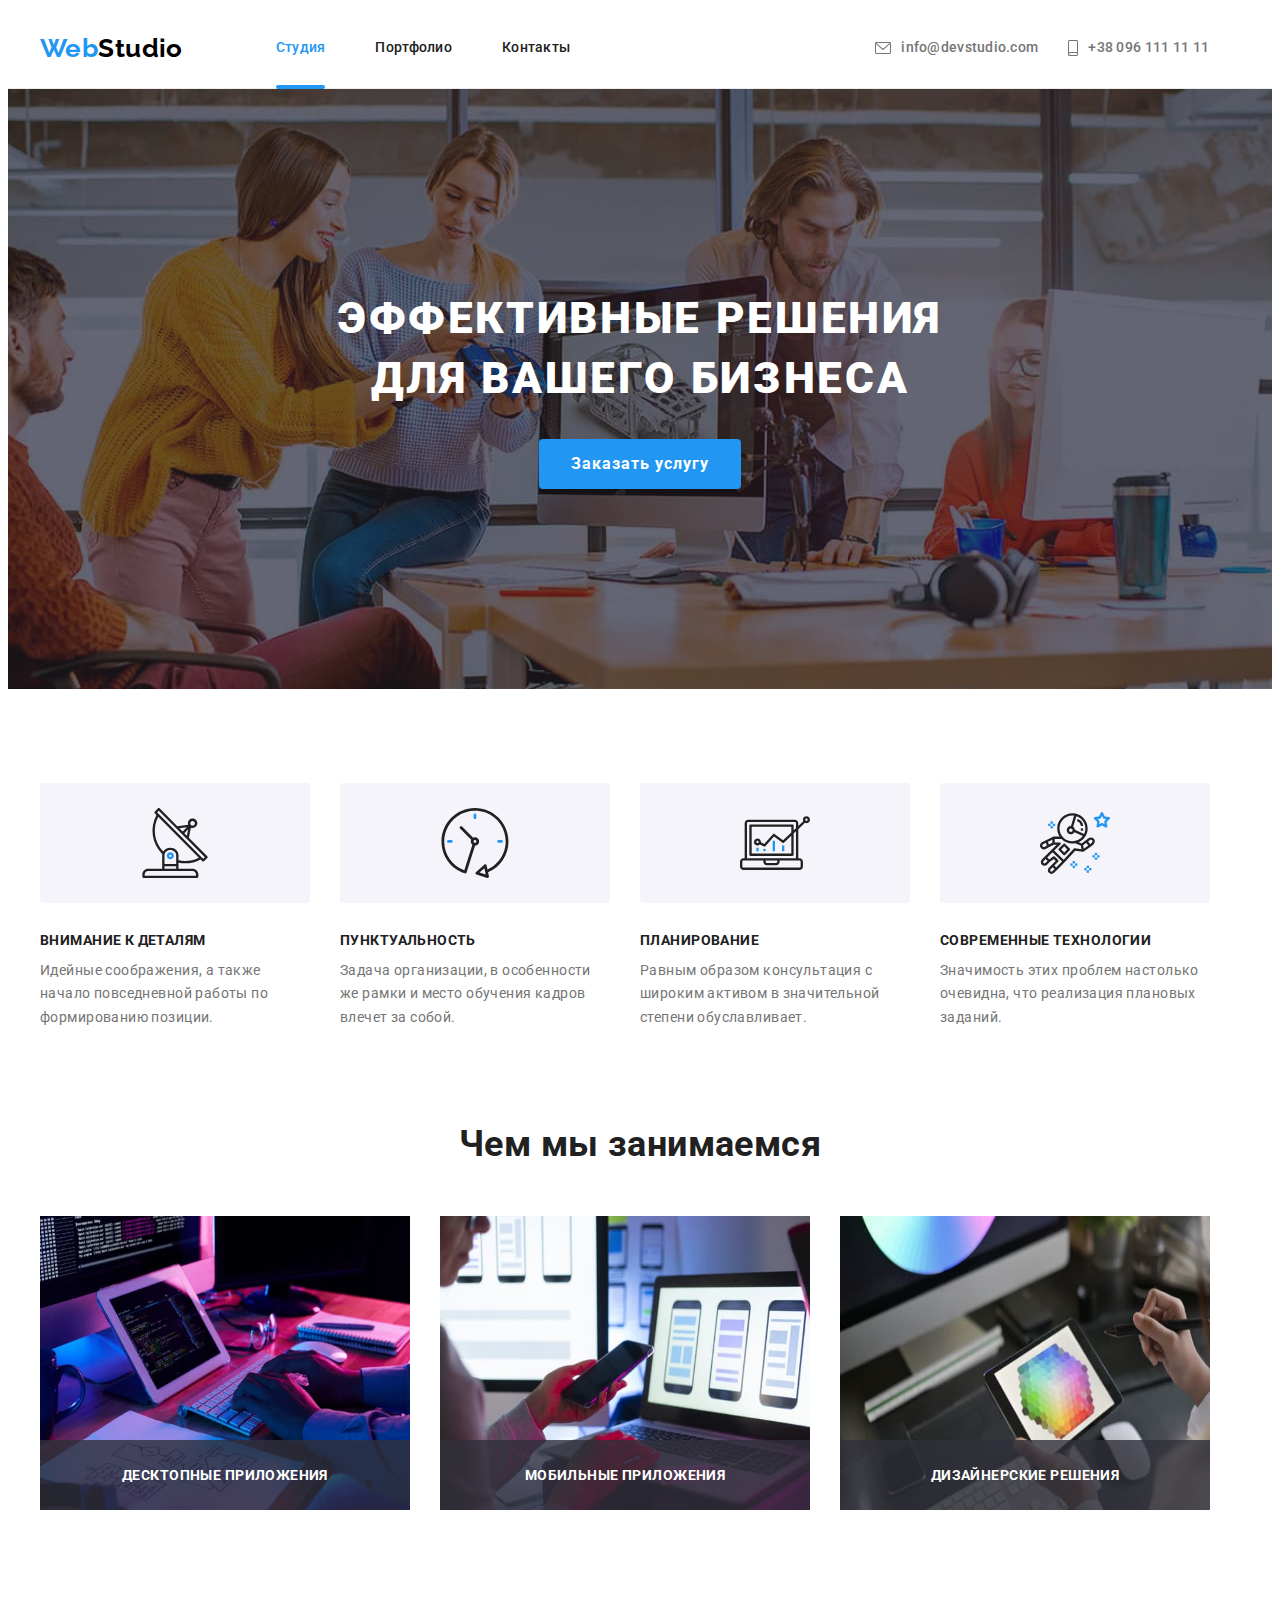
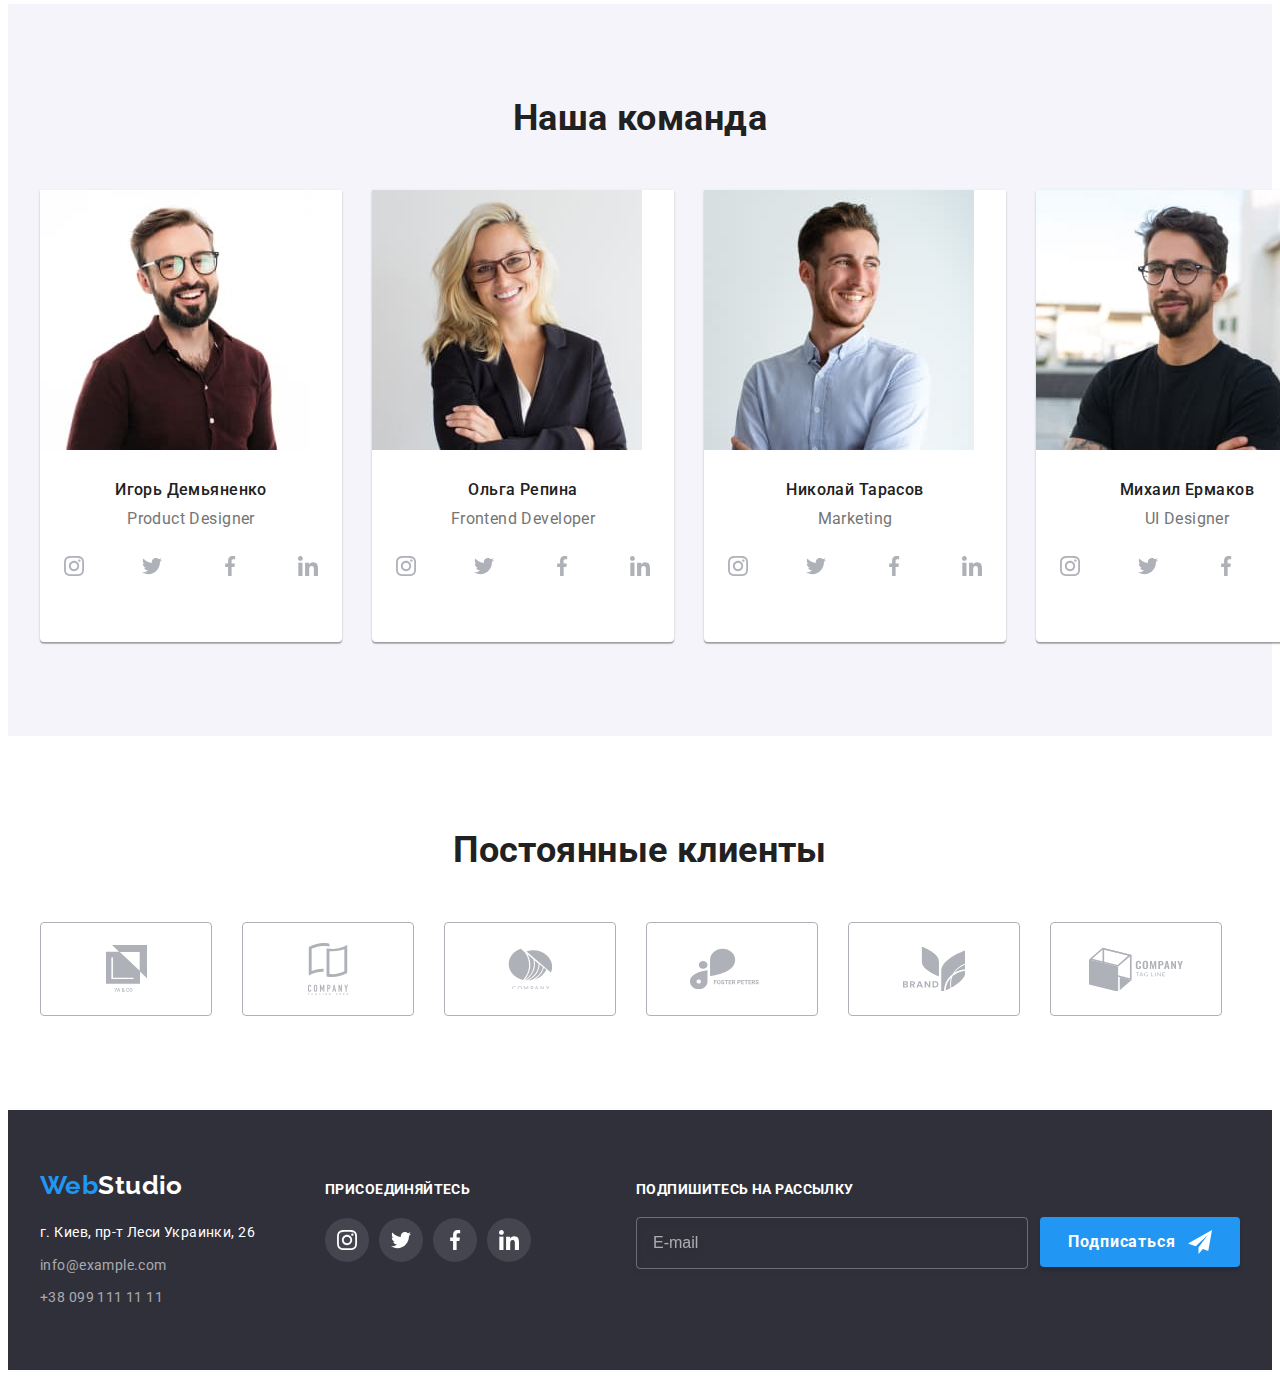
<file: index.html>
<!DOCTYPE html>
<html lang="ru">
	<head>
		<meta charset="UTF-8" />
		<meta http-equiv="X-UA-Compatible" content="IE=edge" />
		<meta name="viewport" content="width=device-width, initial-scale=1.0" />
		<title>Студия</title>
		<link rel="preconnect" href="https://fonts.googleapis.com" />
		<link rel="preconnect" href="https://fonts.gstatic.com" crossorigin />
		<link
			href="https://fonts.googleapis.com/css2?family=Montserrat&family=Raleway:wght@700&family=Roboto:wght@400;500;700;900&display=swap"
			rel="stylesheet"
		/>
		<link
			rel="stylesheet"
			href="https://cdnjs.cloudflare.com/ajax/libs/modern-normalize/1.1.0/modern-normalize.min.css"
			integrity="sha512-wpPYUAdjBVSE4KJnH1VR1HeZfpl1ub8YT/NKx4PuQ5NmX2tKuGu6U/JRp5y+Y8XG2tV+wKQpNHVUX03MfMFn9Q=="
			crossorigin="anonymous"
			referrerpolicy="no-referrer"
		/>
		<link rel="stylesheet" href="./css/styles.css" />
	</head>
	<body>
		<!-- Шапка -->
		<header class="header">
			<div class="container">
				<div class="header-body">
					<nav class="header-nav">
						<a class="link header-logo" href="./index.html"
							><span class="header-logo-web">Web</span
							><span class="header-logo-studio">Studio</span></a
						>
						<ul class="list header-nav-list">
							<li class="header-nav-list-item">
								<a
									class="link current header-link"
									href="./index.html"
									>Студия</a
								>
							</li>
							<li class="header-nav-list-item">
								<a
									class="link header-link"
									href="./portfolio.html"
									>Портфолио</a
								>
							</li>
							<li class="header-nav-list-item">
								<a class="link header-link" href="">Контакты</a>
							</li>
						</ul>
					</nav>
					<ul class="list header-contacts-list">
						<li class="header-contacts-list-item">
							<a
								class="link header-link"
								href="mailto:info@devstudio.com"
							>
								<svg
									class="icon icon-envelope"
									width="16"
									height="12"
								>
									<use
										href="./images/icons.svg#envelope"
									></use>
								</svg>
								info@devstudio.com</a
							>
						</li>
						<li class="header-contacts-list-item">
							<a
								class="link header-link"
								href="tel:+380961111111"
							>
								<svg
									class="icon icon-smartphone"
									width="10"
									height="16"
								>
									<use
										href="./images/icons.svg#smartphone"
									></use>
								</svg>
								+38 096 111 11 11</a
							>
						</li>
					</ul>
				</div>
			</div>
		</header>
		<!-- Основа -->
		<main>
			<!-- Заказать услугу -->
			<section class="hero">
				<div class="container">
					<h1 class="hero-title">
						Эффективные решения <br />
						для вашего бизнеса
					</h1>
					<button
						class="button hero-button"
						type="button"
						data-modal-open
					>
						Заказать услугу
					</button>
				</div>
			</section>
			<!-- Features -->
			<section class="section benefits">
				<div class="container">
					<h2 class="section-title visually-hidden">
						Наши преимущества
					</h2>
					<ul class="list benefits-list">
						<li class="benefits-list-item">
							<div class="benefits-icons">
								<svg width="70" height="70">
									<use
										href="./images/icons.svg#antenna"
									></use>
								</svg>
							</div>
							<h3 class="benefits-title">Внимание к деталям</h3>
							<p class="benefits-text">
								Идейные соображения, а также начало повседневной
								работы по формированию позиции.
							</p>
						</li>
						<li class="benefits-list-item">
							<div class="benefits-icons">
								<svg width="70" height="70">
									<use href="./images/icons.svg#clock"></use>
								</svg>
							</div>
							<h3 class="benefits-title">Пунктуальность</h3>
							<p class="benefits-text">
								Задача организации, в особенности же рамки и
								место обучения кадров влечет за собой.
							</p>
						</li>
						<li class="benefits-list-item">
							<div class="benefits-icons">
								<svg width="70" height="70">
									<use
										href="./images/icons.svg#diagram"
									></use>
								</svg>
							</div>
							<h3 class="benefits-title">Планирование</h3>
							<p class="benefits-text">
								Равным образом консультация с широким активом в
								значительной степени обуславливает.
							</p>
						</li>
						<li class="benefits-list-item">
							<div class="benefits-icons">
								<svg width="70" height="70">
									<use
										href="./images/icons.svg#astronaut"
									></use>
								</svg>
							</div>
							<h3 class="benefits-title">
								Современные технологии
							</h3>
							<p class="benefits-text">
								Значимость этих проблем настолько очевидна, что
								реализация плановых заданий.
							</p>
						</li>
					</ul>
				</div>
			</section>
			<!-- Чем мы занимаемся -->
			<section class="section our-work">
				<div class="container">
					<h2 class="section-title">Чем мы занимаемся</h2>
					<ul class="list our-work-list">
						<li class="our-work-list-item">
							<div class="our-work-list-item-thumb">
								<img
									class="our-work-list-img"
									class="our-work-list-img"
									src="./images/working-1.jpg"
									alt="Рабочее место 1"
									width="370"
									height="294"
								/>
								<p class="thumb-text">Десктопные приложения</p>
							</div>
						</li>

						<li class="our-work-list-item">
							<div class="our-work-list-item-thumb">
								<img
									class="our-work-list-img"
									src="./images/working-2.jpg"
									alt="Рабочее место 2"
									width="370"
									height="294"
								/>
								<p class="thumb-text">Мобильные приложения</p>
							</div>
						</li>

						<li class="our-work-list-item">
							<div class="our-work-list-item-thumb">
								<img
									class="our-work-list-img"
									src="./images/working-3.jpg"
									alt="Рабочее место 3"
									width="370"
									height="294"
								/>
								<p class="thumb-text">Дизайнерские решения</p>
							</div>
						</li>
					</ul>
				</div>
			</section>
			<!-- Наша команда -->
			<section class="section our-team">
				<div class="container">
					<h2 class="section-title">Наша команда</h2>
					<ul class="list our-team-list">
						<li class="our-team-card">
							<img
								class="our-team-img"
								src="./images/igor-dem.jpg"
								alt="Игорь Демьянненко"
								width="270"
								height="260"
							/>
							<div class="our-team-card-content">
								<h3 class="our-team-title">Игорь Демьяненко</h3>
								<p class="our-team-text">Product Designer</p>
								<ul class="list social-links-list">
									<li class="social-links-list-item">
										<a class="link social-link" href="">
											<svg
												class="icon"
												width="20"
												height="20"
											>
												<use
													href="./images/icons.svg#instagram"
												></use>
											</svg>
										</a>
									</li>
									<li class="social-links-list-item">
										<a class="link social-link" href="">
											<svg
												class="icon"
												width="20"
												height="20"
											>
												<use
													href="./images/icons.svg#twitter"
												></use>
											</svg>
										</a>
									</li>
									<li class="social-links-list-item">
										<a class="link social-link" href="">
											<svg
												class="icon"
												width="20"
												height="20"
											>
												<use
													href="./images/icons.svg#facebook"
												></use>
											</svg>
										</a>
									</li>
									<li class="social-links-list-item">
										<a class="link social-link" href="">
											<svg
												class="icon"
												width="20"
												height="20"
											>
												<use
													href="./images/icons.svg#linkedin"
												></use>
											</svg>
										</a>
									</li>
								</ul>
							</div>
						</li>
						<li class="our-team-card">
							<img
								class="our-team-img"
								src="./images/olga-rep.jpg"
								alt="Ольга Репина"
								width="270"
								height="260"
							/>
							<div class="our-team-card-content">
								<h3 class="our-team-title">Ольга Репина</h3>
								<p class="our-team-text">Frontend Developer</p>
								<ul class="list social-links-list">
									<li class="social-links-list-item">
										<a class="link social-link" href="">
											<svg
												class="icon"
												width="20"
												height="20"
											>
												<use
													href="./images/icons.svg#instagram"
												></use>
											</svg>
										</a>
									</li>
									<li class="social-links-list-item">
										<a class="link social-link" href="">
											<svg
												class="icon"
												width="20"
												height="20"
											>
												<use
													href="./images/icons.svg#twitter"
												></use>
											</svg>
										</a>
									</li>
									<li class="social-links-list-item">
										<a class="link social-link" href="">
											<svg
												class="icon"
												width="20"
												height="20"
											>
												<use
													href="./images/icons.svg#facebook"
												></use>
											</svg>
										</a>
									</li>
									<li class="social-links-list-item">
										<a class="link social-link" href="">
											<svg
												class="icon"
												width="20"
												height="20"
											>
												<use
													href="./images/icons.svg#linkedin"
												></use>
											</svg>
										</a>
									</li>
								</ul>
							</div>
						</li>
						<li class="our-team-card">
							<img
								class="our-team-img"
								src="./images/nik-tar.jpg"
								alt="Николай Тарасов"
								width="270"
								height="260"
							/>
							<div class="our-team-card-content">
								<h3 class="our-team-title">Николай Тарасов</h3>
								<p class="our-team-text">Marketing</p>
								<ul class="list social-links-list">
									<li class="social-links-list-item">
										<a class="link social-link" href="">
											<svg
												class="icon"
												width="20"
												height="20"
											>
												<use
													href="./images/icons.svg#instagram"
												></use>
											</svg>
										</a>
									</li>
									<li class="social-links-list-item">
										<a class="link social-link" href="">
											<svg
												class="icon"
												width="20"
												height="20"
											>
												<use
													href="./images/icons.svg#twitter"
												></use>
											</svg>
										</a>
									</li>
									<li class="social-links-list-item">
										<a class="link social-link" href="">
											<svg
												class="icon"
												width="20"
												height="20"
											>
												<use
													href="./images/icons.svg#facebook"
												></use>
											</svg>
										</a>
									</li>
									<li class="social-links-list-item">
										<a class="link social-link" href="">
											<svg
												class="icon"
												width="20"
												height="20"
											>
												<use
													href="./images/icons.svg#linkedin"
												></use>
											</svg>
										</a>
									</li>
								</ul>
							</div>
						</li>
						<li class="our-team-card">
							<img
								class="our-team-img"
								src="./images/mix-erm.jpg"
								alt="Михаил Ермаков"
								width="270"
								height="260"
							/>
							<div class="our-team-card-content">
								<h3 class="our-team-title">Михаил Ермаков</h3>
								<p class="our-team-text">UI Designer</p>
								<ul class="list social-links-list">
									<li class="social-links-list-item">
										<a class="link social-link" href="">
											<svg
												class="icon"
												width="20"
												height="20"
											>
												<use
													href="./images/icons.svg#instagram"
												></use>
											</svg>
										</a>
									</li>
									<li class="social-links-list-item">
										<a class="link social-link" href="">
											<svg
												class="icon"
												width="20"
												height="20"
											>
												<use
													href="./images/icons.svg#twitter"
												></use>
											</svg>
										</a>
									</li>
									<li class="social-links-list-item">
										<a class="link social-link" href="">
											<svg
												class="icon"
												width="20"
												height="20"
											>
												<use
													href="./images/icons.svg#facebook"
												></use>
											</svg>
										</a>
									</li>
									<li class="social-links-list-item">
										<a class="link social-link" href="">
											<svg
												class="icon"
												width="20"
												height="20"
											>
												<use
													href="./images/icons.svg#linkedin"
												></use>
											</svg>
										</a>
									</li>
								</ul>
							</div>
						</li>
					</ul>
				</div>
			</section>
			<section class="section clients">
				<div class="container">
					<h2 class="section-title">Постоянные клиенты</h2>
					<ul class="list clients-list">
						<li class="clients-list-item">
							<a class="link clients-card" href="">
								<svg
									class="icon clients-card-icon"
									width="41"
									height="46.7"
								>
									<use
										href="./images/icons.svg#clients-1"
									></use>
								</svg>
							</a>
						</li>
						<li class="clients-list-item">
							<a class="link clients-card" href="">
								<svg
									class="icon clients-card-icon"
									width="40"
									height="52"
								>
									<use
										href="./images/icons.svg#clients-2"
									></use>
								</svg>
							</a>
						</li>
						<li class="clients-list-item">
							<a class="link clients-card" href="">
								<svg
									class="icon clients-card-icon"
									width="43.46"
									height="41.18"
								>
									<use
										href="./images/icons.svg#clients-3"
									></use>
								</svg>
							</a>
						</li>
						<li class="clients-list-item">
							<a class="link clients-card" href="">
								<svg
									class="icon clients-card-icon"
									width="84.44"
									height="40.62"
								>
									<use
										href="./images/icons.svg#clients-4"
									></use>
								</svg>
							</a>
						</li>
						<li class="clients-list-item">
							<a class="link clients-card" href="">
								<svg
									class="icon clients-card-icon"
									width="62.54"
									height="45.43"
								>
									<use
										href="./images/icons.svg#clients-5"
									></use>
								</svg>
							</a>
						</li>
						<li class="clients-list-item">
							<a class="link clients-card" href="">
								<svg
									class="icon clients-card-icon"
									width="93.79"
									height="43.93"
								>
									<use
										href="./images/icons.svg#clients-6"
									></use>
								</svg>
							</a>
						</li>
					</ul>
				</div>
			</section>
		</main>
		<!-- Нижняя часть -->
		<footer class="footer">
			<div class="container">
				<div class="footer-left">
					<a class="link footer-logo" href="./index.html">
						<span class="footer-logo-web">Web</span
						><span class="footer-logo-studio">Studio</span>
					</a>
					<address class="footer-adress">
						<ul class="list footer-adress-list">
							<li class="footer-adress-list-item">
								г. Киев, пр-т Леси Украинки, 26
							</li>
							<li class="footer-adress-list-item">
								<a class="link" href="mailto:info@example.com"
									>info@example.com</a
								>
							</li>
							<li class="footer-adress-list-item">
								<a class="link" href="tel:+380991111111"
									>+38 099 111 11 11</a
								>
							</li>
						</ul>
					</address>
				</div>
				<div class="footer-right">
					<h3 class="footer-social-title">Присоединяйтесь</h3>
					<ul class="list social-links-list">
						<li class="social-links-list-item">
							<a class="link social-link" href="">
								<svg class="icon" width="20" height="20">
									<use
										href="./images/icons.svg#instagram"
									></use>
								</svg>
							</a>
						</li>
						<li class="social-links-list-item">
							<a class="link social-link" href="">
								<svg class="icon" width="20" height="20">
									<use
										href="./images/icons.svg#twitter"
									></use>
								</svg>
							</a>
						</li>
						<li class="social-links-list-item">
							<a class="link social-link" href="">
								<svg class="icon" width="20" height="20">
									<use
										href="./images/icons.svg#facebook"
									></use>
								</svg>
							</a>
						</li>
						<li class="social-links-list-item">
							<a class="link social-link" href="">
								<svg class="icon" width="20" height="20">
									<use
										href="./images/icons.svg#linkedin"
									></use>
								</svg>
							</a>
						</li>
					</ul>
				</div>
				<form class="footer-form">
					<p class="footer-form-text">Подпишитесь на рассылку</p>
					<div class="footer-form-and-button">
						<input
							class="footer-form-email"
							type="email"
							name="email"
							placeholder="E-mail"
						/>
						<button class="button footer-form-button" type="submit">
							<span class="footer-form-button-text"
								>Подписаться</span
							>
							<svg class="icon">
								<use href="./images/icons.svg#icon-send"></use>
							</svg>
						</button>
					</div>
				</form>
			</div>
		</footer>
		<div class="backdrop is-hidden" data-modal>
			<div class="modal">
				<button
					class="button button-close"
					type="button"
					data-modal-close
				>
					<svg class="icon-close" width="30" height="30">
						<use href="./images/icons.svg#close"></use>
					</svg>
				</button>
				<form class="modal-form">
					<p class="modal-form-title">
						Оставьте свои данные, мы вам перезвоним
					</p>
					<label class="modal-label">
						<p>Имя</p>
						<div class="modal-label-input">
							<input type="text" name="name" />
							<svg class="icon" width="18" height="18">
								<use
									href="./images/icons.svg#modal-person"
								></use>
							</svg>
						</div>
					</label>
					<label class="modal-label">
						<p>Телефон</p>
						<div class="modal-label-input">
							<input type="tel" name="tel" />
							<svg class="icon" width="18" height="18">
								<use
									href="./images/icons.svg#modal-phone"
								></use>
							</svg>
						</div>
					</label>
					<label class="modal-label">
						<p>Почта</p>
						<div class="modal-label-input">
							<input type="email" name="email" />
							<svg class="icon" width="18" height="18">
								<use
									href="./images/icons.svg#modal-email"
								></use>
							</svg>
						</div>
					</label>
					<label class="modal-label">
						<p>Комментарий</p>
						<textarea
							class="comment"
							type="text"
							name="comment"
							placeholder="Введите текст"
						></textarea>
					</label>
					<label class="modal-policy">
						<input
							class="checkbox-policy"
							type="checkbox"
							name="checkbox"
						/>
						<svg class="icon" width="16" height="15">
							<use
								href="./images/icons.svg#checkbox-policy"
							></use>
						</svg>
						<p>
							Соглашаюсь с рассылкой и принимаю
							<a class="link policy-link" href=""
								>Условия договора</a
							>
						</p>
					</label>
					<button class="button button-submit" type="submit">
						<span>Отправить</span>
					</button>
				</form>
			</div>
		</div>
		<script src="./js/modal.js"></script>
	</body>
</html>
</file>
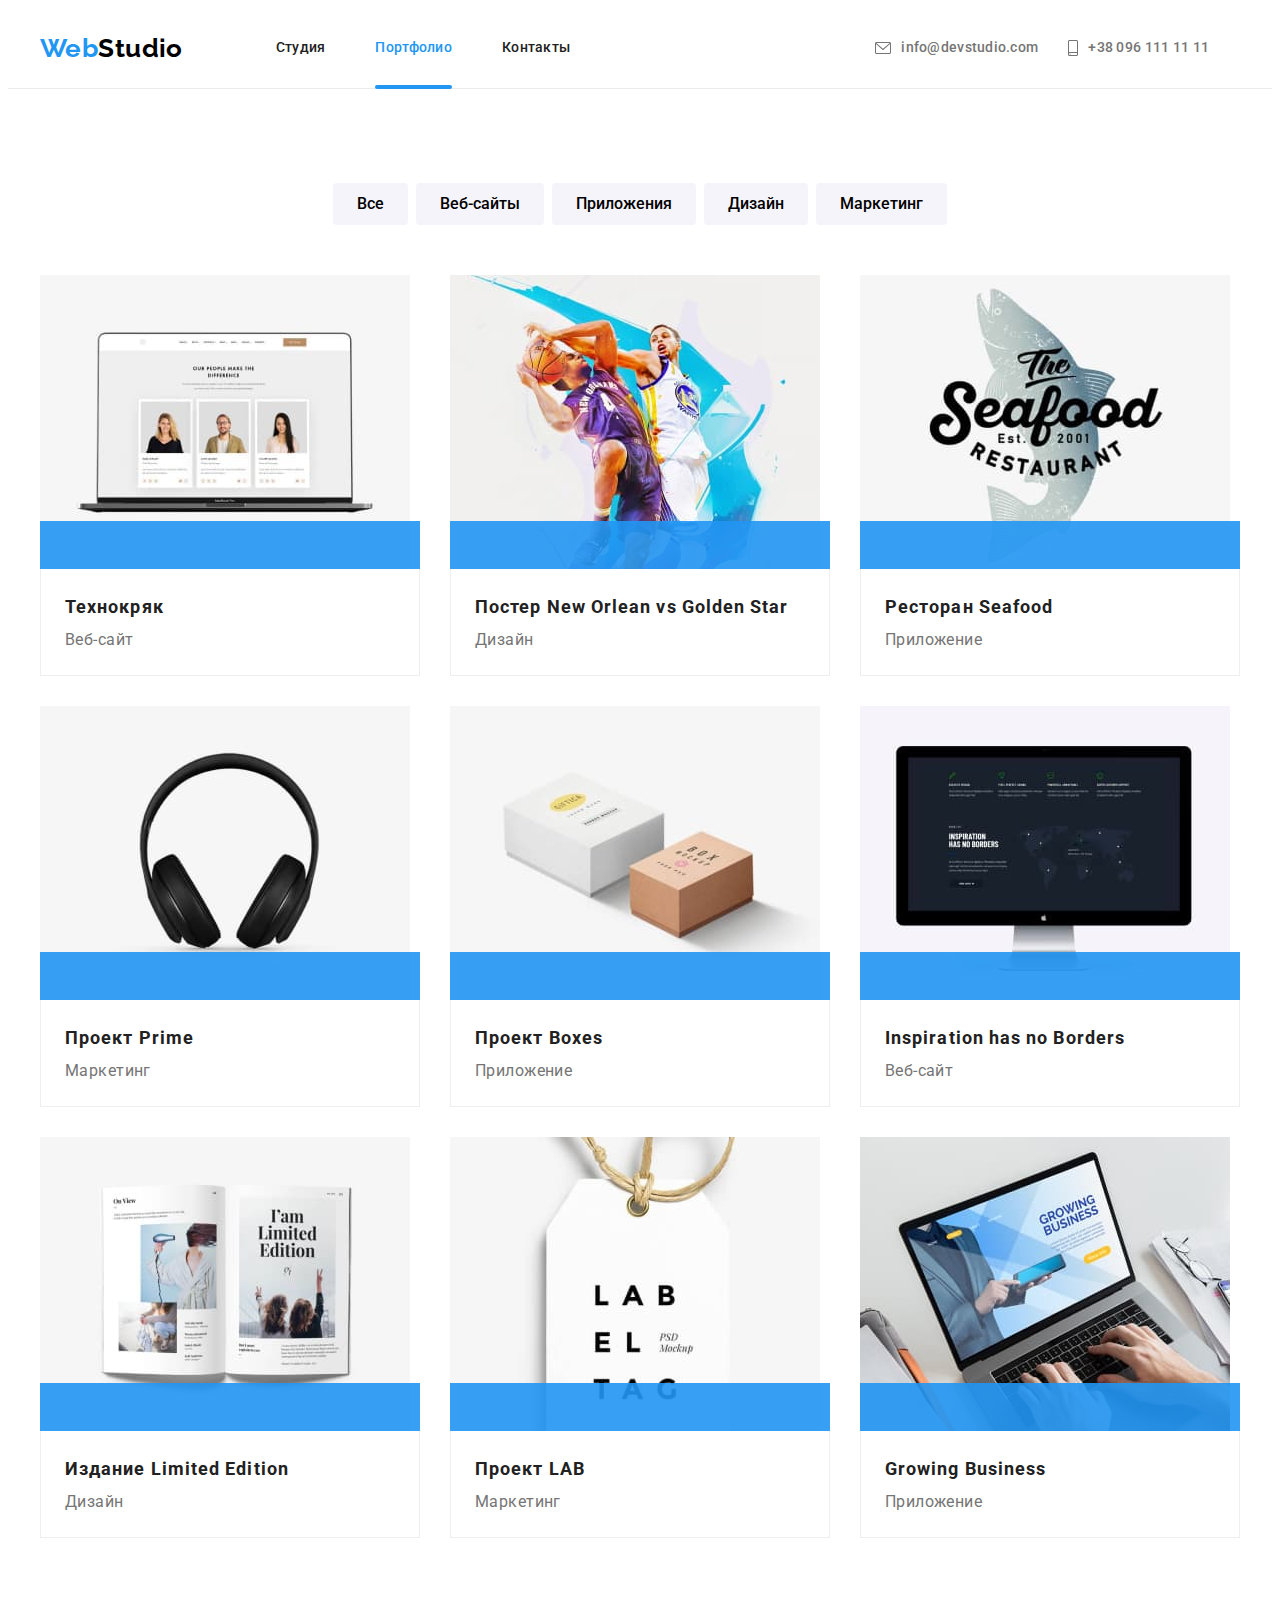
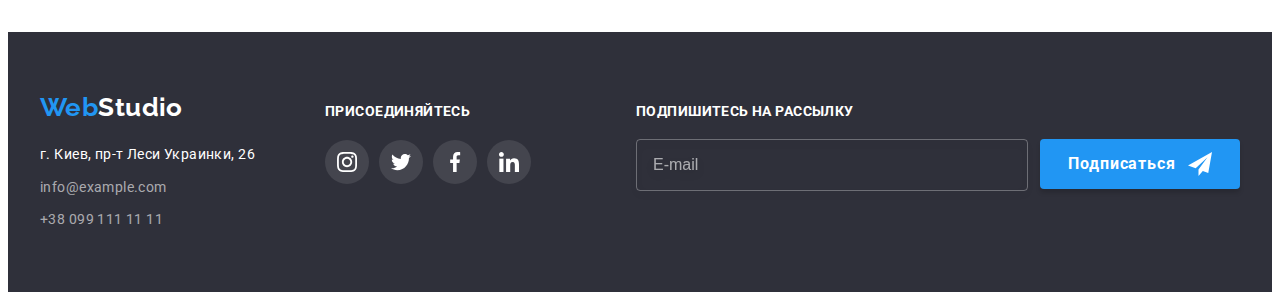
<file: portfolio.html>
<!DOCTYPE html>
<html lang="ru">
	<head>
		<meta charset="UTF-8" />
		<meta http-equiv="X-UA-Compatible" content="IE=edge" />
		<meta name="viewport" content="width=device-width, initial-scale=1.0" />
		<title>Портфолио</title>
		<link rel="preconnect" href="https://fonts.googleapis.com" />
		<link rel="preconnect" href="https://fonts.gstatic.com" crossorigin />
		<link
			href="https://fonts.googleapis.com/css2?family=Montserrat&family=Raleway:wght@700&family=Roboto:wght@400;500;700;900&display=swap"
			rel="stylesheet"
		/>
		<link
			rel="stylesheet"
			href="https://cdnjs.cloudflare.com/ajax/libs/modern-normalize/1.1.0/modern-normalize.min.css"
			integrity="sha512-wpPYUAdjBVSE4KJnH1VR1HeZfpl1ub8YT/NKx4PuQ5NmX2tKuGu6U/JRp5y+Y8XG2tV+wKQpNHVUX03MfMFn9Q=="
			crossorigin="anonymous"
			referrerpolicy="no-referrer"
		/>
		<link rel="stylesheet" href="./css/styles.css" />
	</head>
	<body>
		<!-- Шапка -->
		<header class="header">
			<div class="container">
				<div class="header-body">
					<nav class="header-nav">
						<a class="link header-logo" href="./index.html"
							><span class="header-logo-web">Web</span
							><span class="header-logo-studio">Studio</span></a
						>
						<ul class="list header-nav-list">
							<li class="header-nav-list-item">
								<a class="link header-link" href="./index.html"
									>Студия</a
								>
							</li>
							<li class="header-nav-list-item">
								<a
									class="link current header-link"
									href="./portfolio.html"
									>Портфолио</a
								>
							</li>
							<li class="header-nav-list-item">
								<a class="link header-link" href="">Контакты</a>
							</li>
						</ul>
					</nav>
					<ul class="list header-contacts-list">
						<li class="header-contacts-list-item">
							<a
								class="link header-link"
								href="mailto:info@devstudio.com"
							>
								<svg
									class="icon icon-envelope"
									width="16"
									height="12"
								>
									<use
										href="./images/icons.svg#envelope"
									></use>
								</svg>
								info@devstudio.com</a
							>
						</li>
						<li class="header-contacts-list-item">
							<a
								class="link header-link"
								href="tel:+380961111111"
							>
								<svg
									class="icon icon-smartphone"
									width="10"
									height="16"
								>
									<use
										href="./images/icons.svg#smartphone"
									></use>
								</svg>
								+38 096 111 11 11</a
							>
						</li>
					</ul>
				</div>
			</div>
		</header>
		<!-- Основа -->
		<main>
			<section class="section portfolio">
				<div class="container">
					<h1 class="visually-hidden">Portfolio</h1>
					<ul class="list portfolio-button-list">
						<li class="portfolio-button-list-item">
							<button
								class="button portfolio-button-list-item-button"
								type="button"
							>
								Все
							</button>
						</li>
						<li class="portfolio-button-list-item">
							<button
								class="button portfolio-button-list-item-button"
								type="button"
							>
								Веб-сайты
							</button>
						</li>
						<li class="portfolio-button-list-item">
							<button
								class="button portfolio-button-list-item-button"
								type="button"
							>
								Приложения
							</button>
						</li>
						<li class="portfolio-button-list-item">
							<button
								class="button portfolio-button-list-item-button"
								type="button"
							>
								Дизайн
							</button>
						</li>
						<li class="portfolio-button-list-item">
							<button
								class="button portfolio-button-list-item-button"
								type="button"
							>
								Маркетинг
							</button>
						</li>
					</ul>
					<ul class="list portfolio-card-list">
						<li class="portfolio-card-list-item">
							<a class="link" href="">
								<div class="card-thumb">
									<img
										class="porfolio-card-list-img"
										src="./images/portfolio/portfolio-1.jpg"
										alt="Технокряк"
										width="370"
										height="294"
									/>
									<div class="card-overlay">
										<p class="card-overlay-text">
											Lorem ipsum dolor sit amet
											consectetur adipisicing elit. Earum
											facilis impedit
										</p>
									</div>
								</div>

								<div class="portfolio-card-list-content">
									<h2 class="porfolio-card-list-title">
										Технокряк
									</h2>
									<p class="porfolio-card-list-text">
										Веб-сайт
									</p>
								</div>
							</a>
						</li>
						<li class="portfolio-card-list-item">
							<a class="link" href="">
								<div class="card-thumb">
									<img
										class="porfolio-card-list-img"
										src="./images/portfolio/portfolio-2.jpg"
										alt="Технокряк"
										width="370"
										height="294"
									/>
									<div class="card-overlay">
										<p class="card-overlay-text">
											Lorem ipsum dolor sit amet
											consectetur adipisicing elit. Earum
											facilis impedit
										</p>
									</div>
								</div>
								<div class="portfolio-card-list-content">
									<h2 class="porfolio-card-list-title">
										Постер New Orlean vs Golden Star
									</h2>
									<p class="porfolio-card-list-text">
										Дизайн
									</p>
								</div>
							</a>
						</li>
						<li class="portfolio-card-list-item">
							<a class="link" href="">
								<div class="card-thumb">
									<img
										class="porfolio-card-list-img"
										src="./images/portfolio/portfolio-3.jpg"
										alt="Технокряк"
										width="370"
										height="294"
									/>
									<div class="card-overlay">
										<p class="card-overlay-text">
											Lorem ipsum dolor sit amet
											consectetur adipisicing elit. Earum
											facilis impedit
										</p>
									</div>
								</div>
								<div class="portfolio-card-list-content">
									<h2 class="porfolio-card-list-title">
										Ресторан Seafood
									</h2>
									<p class="porfolio-card-list-text">
										Приложение
									</p>
								</div>
							</a>
						</li>
						<li class="portfolio-card-list-item">
							<a class="link" href="">
								<div class="card-thumb">
									<img
										class="porfolio-card-list-img"
										src="./images/portfolio/portfolio-4.jpg"
										alt="Технокряк"
										width="370"
										height="294"
									/>
									<div class="card-overlay">
										<p class="card-overlay-text">
											Lorem ipsum dolor sit amet
											consectetur adipisicing elit. Earum
											facilis impedit
										</p>
									</div>
								</div>
								<div class="portfolio-card-list-content">
									<h2 class="porfolio-card-list-title">
										Проект Prime
									</h2>
									<p class="porfolio-card-list-text">
										Маркетинг
									</p>
								</div>
							</a>
						</li>
						<li class="portfolio-card-list-item">
							<a class="link" href="">
								<div class="card-thumb">
									<img
										class="porfolio-card-list-img"
										src="./images/portfolio/portfolio-5.jpg"
										alt="Технокряк"
										width="370"
										height="294"
									/>
									<div class="card-overlay">
										<p class="card-overlay-text">
											Lorem ipsum dolor sit amet
											consectetur adipisicing elit. Earum
											facilis impedit
										</p>
									</div>
								</div>
								<div class="portfolio-card-list-content">
									<h2 class="porfolio-card-list-title">
										Проект Boxes
									</h2>
									<p class="porfolio-card-list-text">
										Приложение
									</p>
								</div>
							</a>
						</li>
						<li class="portfolio-card-list-item">
							<a class="link" href="">
								<div class="card-thumb">
									<img
										class="porfolio-card-list-img"
										src="./images/portfolio/portfolio-6.jpg"
										alt="Технокряк"
										width="370"
										height="294"
									/>
									<div class="card-overlay">
										<p class="card-overlay-text">
											Lorem ipsum dolor sit amet
											consectetur adipisicing elit. Earum
											facilis impedit
										</p>
									</div>
								</div>
								<div class="portfolio-card-list-content">
									<h2 class="porfolio-card-list-title">
										Inspiration has no Borders
									</h2>
									<p class="porfolio-card-list-text">
										Веб-сайт
									</p>
								</div>
							</a>
						</li>
						<li class="portfolio-card-list-item">
							<a class="link" href="">
								<div class="card-thumb">
									<img
										class="porfolio-card-list-img"
										src="./images/portfolio/portfolio-7.jpg"
										alt="Технокряк"
										width="370"
										height="294"
									/>
									<div class="card-overlay">
										<p class="card-overlay-text">
											Lorem ipsum dolor sit amet
											consectetur adipisicing elit. Earum
											facilis impedit
										</p>
									</div>
								</div>
								<div class="portfolio-card-list-content">
									<h2 class="porfolio-card-list-title">
										Издание Limited Edition
									</h2>
									<p class="porfolio-card-list-text">
										Дизайн
									</p>
								</div>
							</a>
						</li>
						<li class="portfolio-card-list-item">
							<a class="link" href="">
								<div class="card-thumb">
									<img
										class="porfolio-card-list-img"
										src="./images/portfolio/portfolio-8.jpg"
										alt="Технокряк"
										width="370"
										height="294"
									/>
									<div class="card-overlay">
										<p class="card-overlay-text">
											Lorem ipsum dolor sit amet
											consectetur adipisicing elit. Earum
											facilis impedit
										</p>
									</div>
								</div>
								<div class="portfolio-card-list-content">
									<h2 class="porfolio-card-list-title">
										Проект LAB
									</h2>
									<p class="porfolio-card-list-text">
										Маркетинг
									</p>
								</div>
							</a>
						</li>
						<li class="portfolio-card-list-item">
							<a class="link" href="">
								<div class="card-thumb">
									<img
										class="porfolio-card-list-img"
										src="./images/portfolio/portfolio-9.jpg"
										alt="Технокряк"
										width="370"
										height="294"
									/>
									<div class="card-overlay">
										<p class="card-overlay-text">
											Lorem ipsum dolor sit amet
											consectetur adipisicing elit. Earum
											facilis impedit
										</p>
									</div>
								</div>
								<div class="portfolio-card-list-content">
									<h2 class="porfolio-card-list-title">
										Growing Business
									</h2>
									<p class="porfolio-card-list-text">
										Приложение
									</p>
								</div>
							</a>
						</li>
					</ul>
				</div>
			</section>
		</main>
		<!-- Нижняя часть -->
		<footer class="footer">
			<div class="container">
				<div class="footer-left">
					<a class="link footer-logo" href="./index.html">
						<span class="footer-logo-web">Web</span
						><span class="footer-logo-studio">Studio</span>
					</a>
					<address class="footer-adress">
						<ul class="list footer-adress-list">
							<li class="footer-adress-list-item">
								г. Киев, пр-т Леси Украинки, 26
							</li>
							<li class="footer-adress-list-item">
								<a class="link" href="mailto:info@example.com"
									>info@example.com</a
								>
							</li>
							<li class="footer-adress-list-item">
								<a class="link" href="tel:+380991111111"
									>+38 099 111 11 11</a
								>
							</li>
						</ul>
					</address>
				</div>
				<div class="footer-right">
					<h3 class="footer-social-title">Присоединяйтесь</h3>
					<ul class="list social-links-list">
						<li class="social-links-list-item">
							<a class="link social-link" href="">
								<svg class="icon" width="20" height="20">
									<use
										href="./images/icons.svg#instagram"
									></use>
								</svg>
							</a>
						</li>
						<li class="social-links-list-item">
							<a class="link social-link" href="">
								<svg class="icon" width="20" height="20">
									<use
										href="./images/icons.svg#twitter"
									></use>
								</svg>
							</a>
						</li>
						<li class="social-links-list-item">
							<a class="link social-link" href="">
								<svg class="icon" width="20" height="20">
									<use
										href="./images/icons.svg#facebook"
									></use>
								</svg>
							</a>
						</li>
						<li class="social-links-list-item">
							<a class="link social-link" href="">
								<svg class="icon" width="20" height="20">
									<use
										href="./images/icons.svg#linkedin"
									></use>
								</svg>
							</a>
						</li>
					</ul>
				</div>
				<form class="footer-form">
					<p class="footer-form-text">Подпишитесь на рассылку</p>
					<div class="footer-form-and-button">
						<input
							class="footer-form-email"
							type="email"
							name="email"
							placeholder="E-mail"
						/>
						<button class="button footer-form-button" type="submit">
							<span class="footer-form-button-text"
								>Подписаться</span
							>
							<svg class="icon">
								<use href="./images/icons.svg#icon-send"></use>
							</svg>
						</button>
					</div>
				</form>
			</div>
		</footer>
	</body>
</html>
</file>
<file: css/styles.css>
:root {
	--main-accent-color: #2196f3;
	--logo-black-color: #000000;
	--main-black-color: #212121;
	--main-white-color: #ffffff;
	--social-links-color: #afb1b8;
	--header-contacts-list-color: #757575;
	--footer-address-link-color: rgba(255, 255, 255, 0.6);
	--background-color-hero: #2f303a;
	--backgroung-color-hero-button: #2196f3;
	--background-color-our-work: #f5f4fa;
	--card-set-gap: 30px;
	--card-border: #eeeeee;
}

body {
	font-family: Roboto, sans-serif;
	color: var(--main-black-color);
	font-size: 14px;
	letter-spacing: 0.03em;
	background-color: var(--main-white-color);
}

h1,
h2,
h3,
h4,
h5,
h6,
p,
ul {
	padding: 0;
	margin: 0;
}
img {
	display: block;
	max-width: 100%;
}
.visually-hidden {
	position: absolute;
	width: 1px;
	height: 1px;
	margin: -1px;
	border: 0;
	padding: 0;

	white-space: nowrap;
	clip-path: inset(100%);
	clip: rect(0 0 0 0);
	overflow: hidden;
}

.section {
	padding-top: 94px;
	padding-bottom: 94px;
}
.container {
	width: 1200px;
	margin: 0 auto;
	padding-left: 15px;
	padding-right: 15px;
}
.link {
	text-decoration: none;
	color: inherit;
}
.list {
	list-style-type: none;
	margin: 0;
	padding: 0;
}
.button {
	font-family: inherit;
	cursor: pointer;
}
.header {
	border-bottom: 1px solid #ececec;
}
.header-body {
	display: flex;
	align-items: center;
}
.header-link {
	display: flex;
	align-items: center;
	padding-top: 32px;
	padding-bottom: 32px;
}
.icon-envelope,
.icon-smartphone {
	margin-right: 10px;
	fill: var(--header-contacts-list-color);
}

.header-nav {
	display: flex;
	align-items: center;
}
.header-logo {
	display: block;
	margin-right: 93px;
	font-family: Raleway;
	font-weight: 700;
	font-size: 26px;
	line-height: 1.19;
}
.header-logo-web {
	color: var(--main-accent-color);
}
.header-logo-studio {
	color: var(--logo-black-color);
}
.header-nav-list {
	display: flex;
	margin-right: 305px;
}

.header-nav-list-item {
	font-weight: 500;
	line-height: 1.14;
	letter-spacing: 0.02em;

	transition: color 250ms cubic-bezier(0.4, 0, 0.2, 1);
}
.header-nav-list-item:not(:last-child) {
	margin-right: 50px;
}
.header-nav-list-item:hover,
.header-nav-list-item:focus {
	color: var(--main-accent-color);
}

.header-nav-list .current {
	position: relative;
	color: var(--main-accent-color);
}
.header-nav-list .current::after {
	position: absolute;
	bottom: -1px;
	left: 0;
	content: '';
	width: 100%;
	height: 4px;
	border-radius: 2px;
	background-color: var(--main-accent-color);
}
.header-contacts-list {
	display: flex;
}

.header-contacts-list-item {
	color: var(--header-contacts-list-color);

	font-weight: 500;
	line-height: 1.14;
	letter-spacing: 0.02em;

	transition: color 250ms cubic-bezier(0.4, 0, 0.2, 1);
}
.header-contacts-list-item:not(:last-child) {
	margin-right: 30px;
}
.header-contacts-list-item:hover,
.header-contacts-list-item:focus {
	color: var(--main-accent-color);
}
.header-contacts-list-item .icon {
	transition: fill 250ms cubic-bezier(0.4, 0, 0.2, 1);
}

.header-contacts-list-item:hover .icon {
	fill: var(--main-accent-color);
}
.header-contacts-list-item:focus .icon {
	fill: var(--main-accent-color);
}
.hero {
	background-color: var(--background-color-hero);
	text-align: center;
	padding-top: 200px;
	padding-bottom: 200px;
	background-image: linear-gradient(
			rgba(47, 48, 58, 0.4),
			rgba(47, 48, 58, 0.4)
		),
		url(../images/bgi-hero.jpg);
	background-position: center;
	background-repeat: no-repeat;
	max-width: 1600px;
	margin-right: auto;
	margin-left: auto;
}
.hero-title {
	color: var(--main-white-color);

	font-weight: 900;
	font-size: 44px;
	line-height: 1.36;
	letter-spacing: 0.06em;
	text-transform: uppercase;

	margin-bottom: 30px;
}
.hero-button {
	color: var(--main-white-color);
	background-color: var(--backgroung-color-hero-button);

	font-weight: bold;
	font-size: 16px;
	line-height: 1.87;
	letter-spacing: 0.06em;
	border: none;
	padding: 10px 32px;

	box-shadow: 0px 4px 4px rgba(0, 0, 0, 0.15);
	border-radius: 4px;
}

.section-title {
	margin-bottom: 50px;

	font-size: 36px;
	line-height: 1.16;
	text-align: center;
}

.benefits-list {
	display: flex;
}
.benefits-list-item {
	width: 270px;
}
.benefits-list-item:not(:last-child) {
	margin-right: 30px;
}
.benefits-icons {
	padding: 25px 100px;
	margin-bottom: 30px;
	display: flex;
	background-color: var(--background-color-our-work);
	border-radius: 4px;
	justify-content: center;
	align-items: center;
}
.benefits-title {
	font-size: 14px;
	line-height: 1.14;
	text-transform: uppercase;
	margin-bottom: 10px;
}
.benefits-text {
	color: var(--header-contacts-list-color);

	line-height: 1.71;
}
.our-work {
	padding-top: 0;
}
.our-work-list {
	display: flex;
}
.our-work-list-item:not(:last-child) {
	margin-right: 30px;
}
.our-work-list-item-thumb {
	position: relative;
}
.our-work-list-item-thumb .thumb-text {
	position: absolute;
	left: 0;
	bottom: 0;
	background-color: rgba(47, 48, 58, 0.8);

	font-weight: 700;
	line-height: calc(16 / 14);
	text-align: center;
	text-transform: uppercase;
	color: var(--main-white-color);

	width: 370px;
	padding-top: 27px;
	padding-bottom: 27px;
}
.our-team {
	background-color: var(--background-color-our-work);
}
.our-team .section-title {
	margin-bottom: 50px;
}
.our-team-list {
	display: flex;
	justify-content: space-between;
}

.our-team-card {
	background-color: var(--main-white-color);

	text-align: center;

	box-shadow: 0px 1px 3px rgba(0, 0, 0, 0.12), 0px 1px 1px rgba(0, 0, 0, 0.14),
		0px 2px 1px rgba(0, 0, 0, 0.2);
	border-radius: 0px 0px 4px 4px;
}
.our-team-card:not(:last-child) {
	margin-right: 30px;
}

.our-team-card-content {
	padding-top: 30px;
	padding-bottom: 30px;
}
.our-team-title {
	font-weight: 500;
	font-size: 16px;
	line-height: 1.19;

	margin-bottom: 10px;
}
.our-team-text {
	color: var(--header-contacts-list-color);

	font-size: 16px;
	line-height: 1.19;

	margin-bottom: 16px;
}
.our-team .social-links-list {
	display: flex;
	align-items: center;
	justify-content: center;
}
.our-team .social-links-list-item {
	display: flex;
}
.our-team .social-links-list-item:not(:last-child) {
	margin-right: 10px;
}
.our-team .social-link {
	padding: 12px;
	width: 44px;
	height: 44px;
	fill: var(--social-links-color);
	border-radius: 50%;
	transition: background-color 250ms cubic-bezier(0.4, 0, 0.2, 1);
}
.our-team .social-link:hover,
.our-team .social-link:focus {
	background-color: var(--main-accent-color);
}
.our-team .icon {
	fill: var(--social-links-color);
	transition: fill 250ms cubic-bezier(0.4, 0, 0.2, 1);
}
.our-team .social-link:hover .icon {
	fill: var(--main-white-color);
}
.our-team .social-link:focus .icon {
	fill: var(--main-white-color);
}
.clients-list {
	display: flex;
}

.clients-list-item:not(:last-child) {
	margin-right: 30px;
}
.clients-card {
	display: flex;
	justify-content: center;
	align-items: center;

	width: 170px;
	height: 92px;
	border: 1px solid var(--social-links-color);
	border-radius: 4px;

	transition: border 250ms cubic-bezier(0.4, 0, 0.2, 1);
}
.clients-card:hover,
.clients-card:focus {
	border: 1px solid var(--main-accent-color);
}
.clients-card:hover .icon,
.clients-card:focus .icon {
	fill: var(--main-accent-color);
}
.clients-card-icon {
	fill: var(--social-links-color);
	transition: fill 250ms cubic-bezier(0.4, 0, 0.2, 1);
}
.footer {
	background-color: var(--background-color-hero);
	padding-top: 60px;
	padding-bottom: 60px;
}
.footer .container {
	display: flex;
	align-items: baseline;
}
.footer-left {
	margin-right: 70px;
}
.footer-form {
	margin-left: auto;
}

.footer .social-links-list {
	display: flex;
}
.footer .social-links-list-item {
	display: flex;
}
.footer .social-link {
	width: 44px;
	height: 44px;
	display: flex;
	justify-content: center;
	align-items: center;
	background-color: rgba(255, 255, 255, 0.1);
	border-radius: 50%;

	transition: background-color 250ms cubic-bezier(0.4, 0, 0.2, 1);
}
.footer .social-link:hover,
.footer .social-link:focus {
	background-color: var(--main-accent-color);
}
.footer .social-links-list-item:not(:last-child) {
	margin-right: 10px;
}
.footer .link {
	fill: var(--main-white-color);
}
.footer-logo {
	display: block;
	margin-bottom: 20px;
	font-family: Raleway;
	font-weight: 700;
	font-size: 26px;
	line-height: 1.19;
}
.footer-logo-web {
	color: var(--main-accent-color);
}
.footer-logo-studio {
	color: var(--main-white-color);
}

.footer-adress-list-item {
	color: var(--main-white-color);

	font-style: normal;
	line-height: 1.71;
}
.footer-adress-list-item:not(:last-child) {
	margin-bottom: 9px;
}
.footer-adress-list-item .link {
	color: var(--footer-address-link-color);
	transition: color 250ms cubic-bezier(0.4, 0, 0.2, 1);
}

.footer-adress-list-item .link:hover,
.footer-adress-list-item .link:focus {
	color: var(--main-accent-color);
}
.footer-social-title {
	font-size: 14px;
	line-height: 1.14;
	text-transform: uppercase;
	color: var(--main-white-color);
	margin-bottom: 20px;
}
.footer-form-text {
	font-weight: 700;
	line-height: calc(16 / 14);
	text-transform: uppercase;
	color: var(--main-white-color);

	margin-bottom: 20px;
}
.footer-form-email {
	width: 358px;
	padding: 15px 16px;
	margin-right: 12px;
	color: var(--footer-address-link-color);
	font-size: 16px;
	line-height: calc(20 / 16);
	background-color: inherit;

	border: 1px solid rgba(255, 255, 255, 0.3);

	filter: drop-shadow(0px 4px 4px rgba(0, 0, 0, 0.15));
	border-radius: 4px;
}
.footer-form-email:focus {
	outline: none;
}
.footer-form-email::placeholder {
	color: var(--footer-address-link-color);
	font-size: 16px;
	line-height: calc(20 / 16);
}
.footer-form-and-button {
	display: flex;
}
.footer-form-button {
	display: flex;
	align-items: center;
	text-align: center;
	justify-content: center;
	width: 200px;
	height: 50px;

	background-color: var(--main-accent-color);
	box-shadow: 0px 4px 4px rgba(0, 0, 0, 0.15);
	border-radius: 4px;
	border: none;
}
.footer-form-button-text {
	color: var(--main-white-color);

	font-weight: 700;
	font-size: 16px;
	line-height: calc(30 / 16);
	letter-spacing: 0.06em;

	margin-right: 12px;
}
.footer-form-button .icon {
	display: block;
	padding: 0;
	margin: 0;
	width: 24px;
	height: 24px;
}
/* Portfolio */

.portfolio-button-list {
	display: flex;
	margin-bottom: 50px;
	justify-content: center;
}
.portfolio-button-list-item:not(:last-child) {
	margin-right: 8px;
}
.portfolio-button-list-item-button {
	background-color: var(--background-color-our-work);

	font-weight: 500;
	font-size: 16px;
	line-height: 1.62;

	padding: 6px 22px;
	border-radius: 4px;
	border-color: transparent;

	transition: background-color 250ms cubic-bezier(0.4, 0, 0.2, 1),
		color 250ms cubic-bezier(0.4, 0, 0.2, 1),
		box-shadow 250ms cubic-bezier(0.4, 0, 0.2, 1);
}
.portfolio-button-list-item-button:hover,
.portfolio-button-list-item-button:focus {
	background-color: var(--main-accent-color);
	color: var(--main-white-color);
	box-shadow: 0px 3px 1px rgba(0, 0, 0, 0.1), 0px 1px 2px rgba(0, 0, 0, 0.08),
		0px 2px 2px rgba(0, 0, 0, 0.12);
}

.portfolio-card-list {
	display: flex;
	flex-wrap: wrap;
	margin-right: calc(-1 * var(--card-set-gap));
	margin-bottom: calc(-1 * var(--card-set-gap));
}
.portfolio-card-list-item {
	flex-basis: calc(100% / 3 - var(--card-set-gap));
	margin-right: var(--card-set-gap);
	margin-bottom: var(--card-set-gap);

	transition: box-shadow 250ms cubic-bezier(0.4, 0, 0.2, 1);
}
.portfolio-card-list-item:hover,
.portfolio-card-list-item:focus {
	box-shadow: 0px 1px 1px rgba(0, 0, 0, 0.12), 0px 4px 4px rgba(0, 0, 0, 0.06),
		1px 4px 6px rgba(0, 0, 0, 0.16);
}
.portfolio-card-list-item .card-thumb {
	position: relative;
	overflow: hidden;
}
.portfolio-card-list-item .card-overlay {
	position: absolute;
	bottom: -100%;
	left: 0;

	padding: 24px;
	display: flex;
	align-items: center;
	justify-content: center;
	overflow: hidden;
	width: 370px;
	height: 294px;

	background-color: rgba(33, 150, 243, 0.9);
}
.portfolio-card-list-item .link .card-overlay {
	transform: translateY(0);
	transition: transform 250ms cubic-bezier(0.4, 0, 0.2, 1);
}
.portfolio-card-list-item .link:hover .card-overlay {
	transform: translateY(-100%);
}
.portfolio-card-list-item .card-overlay-text {
	font-size: 18px;
	line-height: calc(28 / 18);
	color: var(--main-white-color);
}
.portfolio-card-list-content {
	padding: 20px 24px;
	border-bottom: var(--card-border) solid 1px;
	border-left: var(--card-border) solid 1px;
	border-right: var(--card-border) solid 1px;
}
.porfolio-card-list-title {
	font-size: 18px;
	line-height: 2;
	letter-spacing: 0.06em;
}
.porfolio-card-list-text {
	color: var(--header-contacts-list-color);

	font-size: 16px;
	line-height: 1.87;
}

.backdrop {
	position: fixed;
	top: 0;
	left: 0;
	background-color: rgba(0, 0, 0, 0.2);
	width: 100%;
	height: 100%;
	opacity: 1;

	transition: opacity 250ms cubic-bezier(0.4, 0, 0.2, 1);
}
.backdrop.is-hidden {
	opacity: 0;
	pointer-events: none;
}
.backdrop.is-hidden .modal {
	transform: translate(-50%, -50%) scale(0.8);
}
.modal {
	position: absolute;
	top: 50%;
	left: 50%;
	transform: translate(-50%, -50%) scale(1);

	padding: 40px;

	background-color: var(--main-white-color);
	box-shadow: 0px 1px 3px rgba(0, 0, 0, 0.12), 0px 1px 1px rgba(0, 0, 0, 0.14),
		0px 2px 1px rgba(0, 0, 0, 0.2);
	border-radius: 4px;

	transition: transform 250ms cubic-bezier(0.4, 0, 0.2, 1);
}
.modal .button-close {
	position: absolute;
	top: 8px;
	right: 8px;

	display: flex;
	align-items: center;
	justify-content: center;

	width: 30px;
	height: 30px;
	padding: 0;
	background-color: inherit;
	border: none;
	box-shadow: none;

	outline: 1px solid rgba(0, 0, 0, 0.1);
	border-radius: 50%;

	transition: fill 250ms cubic-bezier(0.4, 0, 0.2, 1);
}
.modal .button-close:hover,
.modal .button-close:focus {
	fill: var(--main-accent-color);
}

.modal-form-title {
	font-weight: 700;
	font-size: 20px;
	line-height: calc(23 / 20);
	text-align: center;
	color: var(--main-black-color);

	margin-bottom: 12px;
}
.modal-label {
	display: block;
	margin-bottom: 10px;
}

.modal-label-input {
	position: relative;
}
.modal-label p {
	color: var(--header-contacts-list-color);
	font-size: 12px;
	line-height: calc(14 / 12);
	letter-spacing: 0.01em;

	margin-bottom: 4px;
}
.comment::placeholder {
	color: rgba(117, 117, 117, 0.5);
}
.modal-label input {
	height: 40px;
}
.modal-label input,
.modal-label textarea {
	width: 100%;
	border: 1px solid rgba(33, 33, 33, 0.2);
	border-radius: 4px;
	padding: 16px 12px 16px 42px;
	outline: none;

	transition: border 250ms cubic-bezier(0.4, 0, 0.2, 1);
}
.modal-label input:focus,
.modal-label textarea:focus {
	border: 1px solid var(--main-accent-color);
}
.modal-label input + .icon,
.modal-label textarea + .icon {
	transition: fill 250ms cubic-bezier(0.4, 0, 0.2, 1);
}
.modal-label input:focus + .icon,
.modal-label textarea:focus + .icon {
	fill: var(--main-accent-color);
}
.modal-label .comment {
	height: 120px;
	padding: 16px 12px 16px 12px;
}
.modal-label textarea {
	resize: none;
}
.modal-policy {
	display: flex;
	align-items: center;
	justify-content: center;
	margin-bottom: 30px;
}
.modal-policy p {
	line-height: calc(24 / 14);
	color: var(--header-contacts-list-color);
}
.policy-link {
	text-decoration: underline;
	color: var(--main-accent-color);
}

.modal-label .icon {
	position: absolute;
	top: 50%;
	left: 12px;

	transform: translateY(-50%);
}

.button-submit {
	display: flex;
	align-items: center;
	text-align: center;
	justify-content: center;
	margin-left: auto;
	margin-right: auto;

	width: 200px;
	height: 50px;
	border: none;
	box-shadow: 0px 4px 4px rgba(0, 0, 0, 0.15);
	border-radius: 4px;
	background-color: var(--main-accent-color);

	color: var(--main-white-color);
	font-weight: 700;
	font-size: 16px;
	line-height: calc(30 / 16);
	letter-spacing: 0.06em;
}
.checkbox-policy {
	position: absolute;
	width: 1px;
	height: 1px;
	margin: -1px;
	border: 0;
	padding: 0;

	white-space: nowrap;
	clip-path: inset(100%);
	clip: rect(0 0 0 0);
	overflow: hidden;
}
.checkbox-policy + .icon {
	display: flex;
	align-items: center;
	justify-content: center;
	margin-right: 8.38px;
	border: 1px solid var(--main-black-color);
	border-radius: 4px;
	fill: transparent;
	transition: background-color 250ms cubic-bezier(0.4, 0, 0.2, 1),
		fill 250ms cubic-bezier(0.4, 0, 0.2, 1);
}

.checkbox-policy:checked + .icon {
	background-color: var(--main-accent-color);
	border: none;
	fill: var(--main-white-color);
}
</file>
